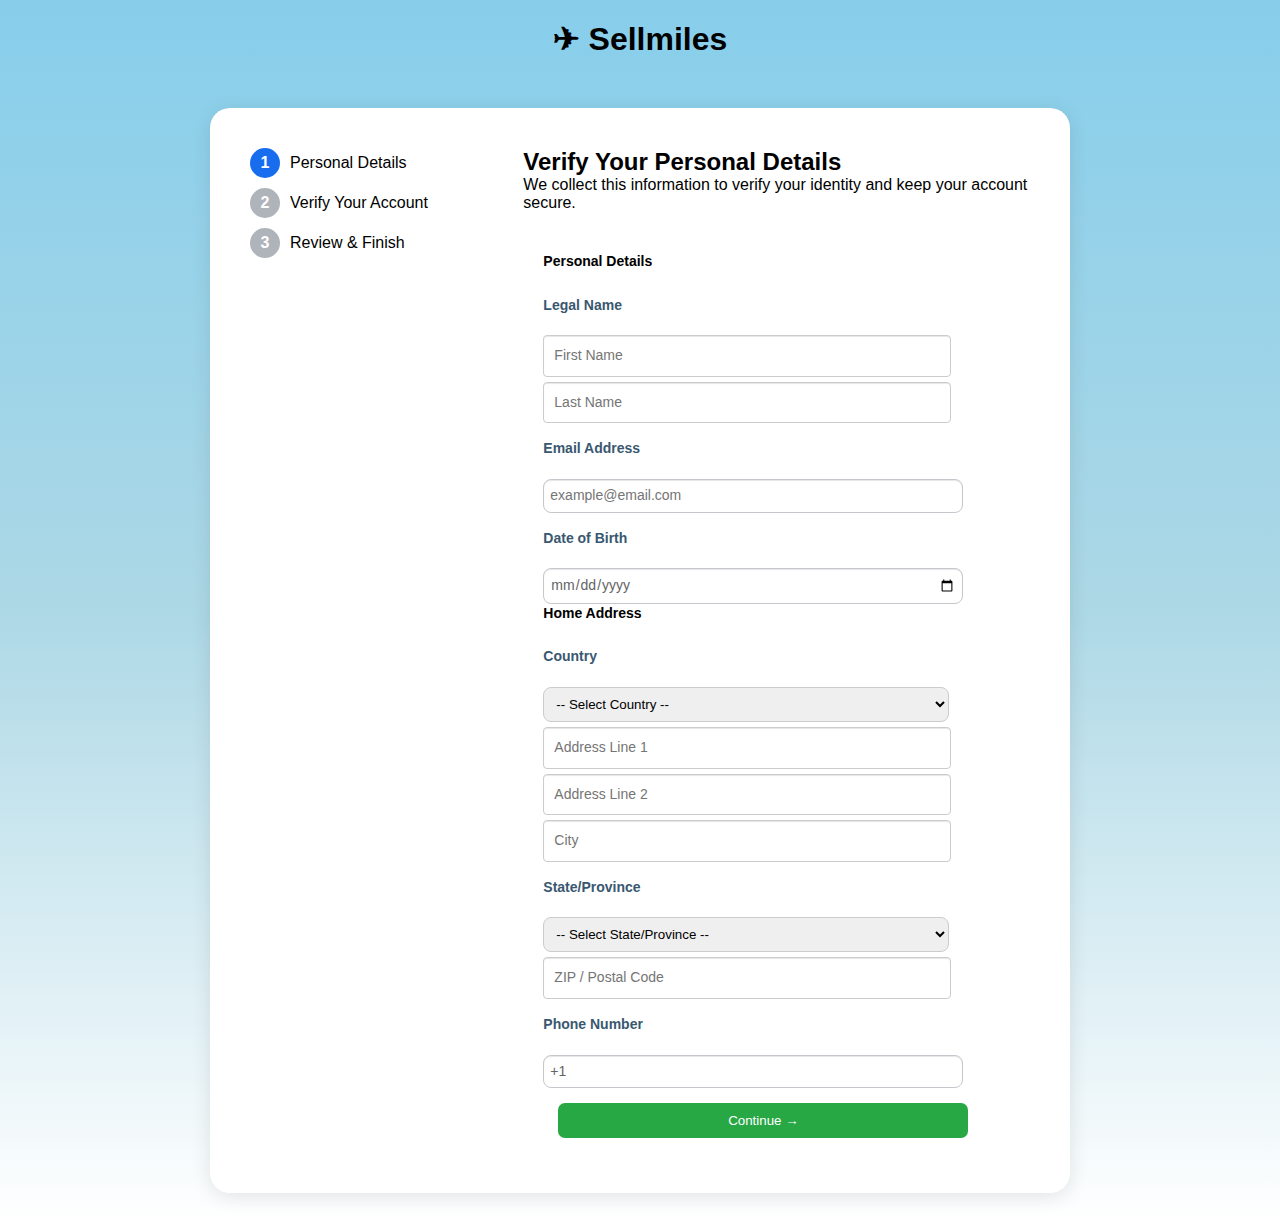
<file: index.html>
<!DOCTYPE html>
<html lang="en">

<head>
    <meta charset="UTF-8">
    <meta name="viewport" content="width=device-width, initial-scale=1.0">
    <title>Multi-Step Form UI</title>
    <link rel="stylesheet" href="./css/styles.css">
        
</head>

<body>
    <header>
        <h1>&#9992; Sellmiles</h1>
    </header>

    <section class="container">
        <section class="group-container">
            <!-- Sidebar Steps -->
            <div class="col-1-3">
                <ul class="listes">
                    <li class="liste">
                        <div class="number one">1</div>
                        <div class="info"><a href="./index.html">Personal Details</a></div>
                    </li>
                    <li class="liste">
                        <div class="number">2</div>
                        <div class="info"><a href="./verify.html">Verify Your Account</a></div>
                    </li>
                    <li class="liste">
                        <div class="number">3</div>
                        <div class="info"><a href="./review.html">Review & Finish</a></div>
                    </li>
                </ul>
            </div>

            <!-- Main Form Section -->
            <div class="col-2-3">
                <div class="head">
                    <h2>Verify Your Personal Details</h2>
                    <p>We collect this information to verify your identity and keep your account secure.</p>
                </div>

                <form class="account" action="./verify.html" method="post">
                    <fieldset>
                        <legend>Personal Details</legend>

                        <label for="first-name">Legal Name</label>
                        <div >
                            <input type="text" id="first-name" name="first_name" placeholder="First Name" required>
                            <input type="text" id="last-name" name="last_name" placeholder="Last Name" required>
                        </div>

                        <label for="email-address">Email Address</label>
                        <input type="email" id="email-address" name="email" placeholder="example@email.com" required>

                        <label for="dob">Date of Birth</label>
                        <input type="date" id="dob" name="dob" required>

                        <fieldset>
                            <legend>Home Address</legend>

                            <label for="country-select">Country</label>
                            <select id="country-select" name="country" required>
                                <option value="">-- Select Country --</option>
                                <option value="US">United States</option>
                                <option value="CA">Canada</option>
                                <option value="GB">United Kingdom</option>
                                <option value="AU">Australia</option>
                                <option value="DE">Germany</option>
                                <option value="FR">France</option>
                                <option value="JP">Japan</option>
                                <option value="IN">India</option>
                                <option value="CN">China</option>
                                <option value="BR">Brazil</option>
                                <option value="ZA">South Africa</option>
                                <option value="MX">Mexico</option>
                                <option value="RU">Russia</option>
                                <option value="NG">Nigeria</option>
                                <option value="IT">Italy</option>
                                <option value="ES">Spain</option>
                                <option value="KR">South Korea</option>
                                <option value="SE">Sweden</option>
                                <option value="NO">Norway</option>
                                <option value="FI">Finland</option>
                                <option value="NZ">New Zealand</option>
                                <option value="IE">Ireland</option>
                            </select>
                            <input type="text" name="address_line1" placeholder="Address Line 1" required>
                            <input type="text" name="address_line2" placeholder="Address Line 2">
                            <input type="text" name="city" placeholder="City" required>
                            <label for="state">State/Province</label>
                            <select id="state" name="state" required>
                                <option value="">-- Select State/Province --</option>
                                <option value="AL">Alabama</option>
                                <option value="AK">Alaska</option>
                                <option value="AZ">Arizona</option>
                                <option value="AR">Arkansas</option>
                                <option value="CA">California</option>
                                <option value="CO">Colorado</option>
                                <option value="CT">Connecticut</option>
                                <option value="DE">Delaware</option>
                                <option value="FL">Florida</option>
                                <option value="GA">Georgia</option>
                                <option value="HI">Hawaii</option>
                                <option value="ID">Idaho</option>
                                <option value="IL">Illinois</option>
                                <option value="IN">Indiana</option>
                                <option value="IA">Iowa</option>
                                <option value="KS">Kansas</option>
                                <option value="KY">Kentucky</option>
                                <option value="LA">Louisiana</option>
                                <option value="ME">Maine</option>
                                <option value="MD">Maryland</option>
                                <option value="MA">Massachusetts</option>
                                <option value="MI">Michigan</option>
                                <option value="MN">Minnesota</option>
                                <option value="MS">Mississippi</option>
                                <option value="MO">Missouri</option>
                                <option value="MT">Montana</option>
                                <option value="NE">Nebraska</option>
                                <option value="NV">Nevada</option>
                                <option value="NH">New Hampshire</option>
                                <option value="NJ">New Jersey</option>
                                <option value="NM">New Mexico</option>
                                <option value="NY">New York</option>
                                <option value="NC">North Carolina</option>
                                <option value="ND">North Dakota</option>
                                <option value="OH">Ohio</option>
                                <option value="OK">Oklahoma</option>
                                <option value="OR">Oregon</option>
                                <option value="PA">Pennsylvania</option>
                                <option value="RI">Rhode Island</option>
                                <option value="SC">South Carolina</option>
                                <option value="SD">South Dakota</option>
                                <option value="TN">Tennessee</option>
                                <option value="TX">Texas</option>
                                <option value="UT">Utah</option>
                                <option value="VT">Vermont</option>
                                <option value="VA">Virginia</option>
                                <option value="WA">Washington</option>
                                <option value="WV">West Virginia</option>
                                <option value="WI">Wisconsin</option>
                                <option value="WY">Wyoming</option>
                            </select>

                            <input type="text" name="zip" placeholder="ZIP / Postal Code" required>
                        </fieldset>

                        <label for="phone-number">Phone Number</label>
                        <input type="tel" id="phone-number" name="phone" placeholder="234 567 890" required value="+1 "
                            onfocus="this.value = this.value.trim()">

                        <script>
                            document.getElementById('phone-number').addEventListener('input', function () {
                                if (!this.value.startsWith('+1 |')) {
                                    this.value = '+1 | ' + this.value.replace('+1 | ', '');
                                }
                            });
                        </script>
                    </fieldset>

                    <a href="./verify.html"><button type="submit">Continue &rarr;</button></a>
                </form>
            </div>
        </section>
    </section>
</body>

</html>
</file>
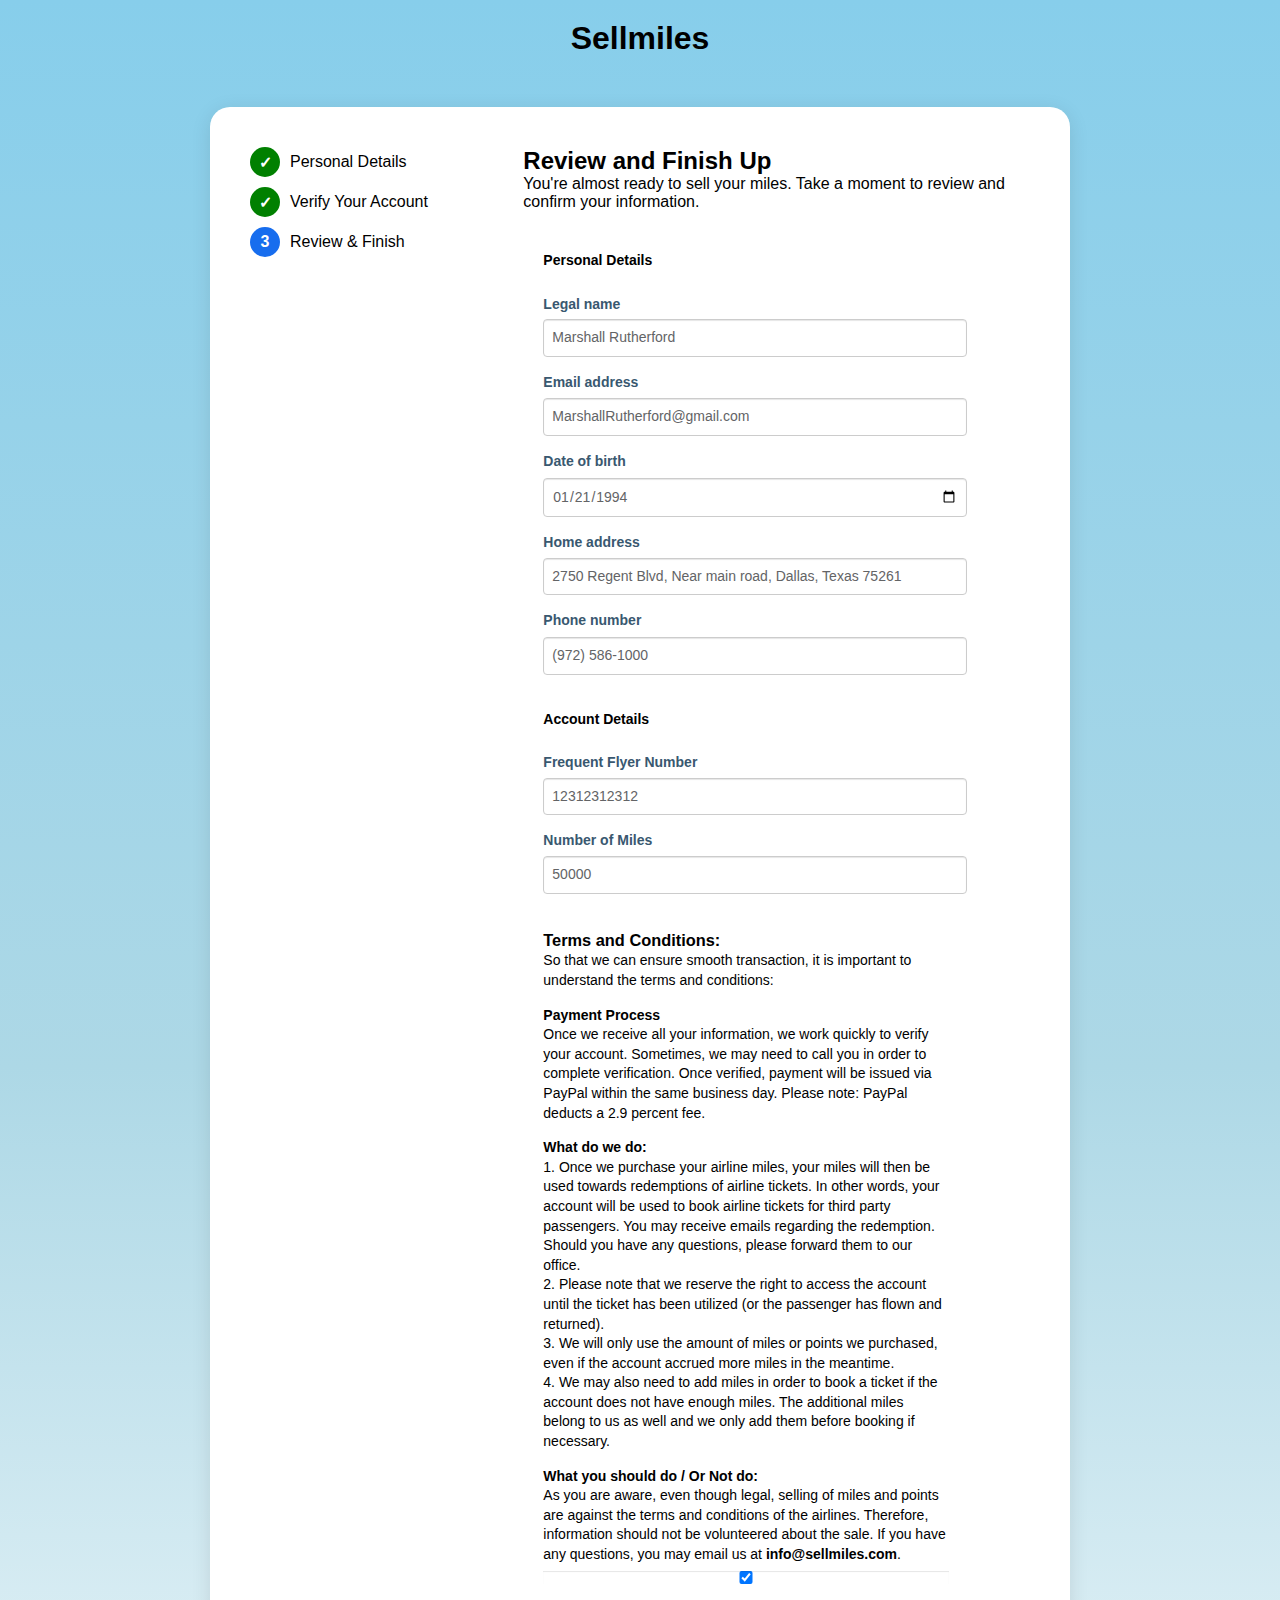
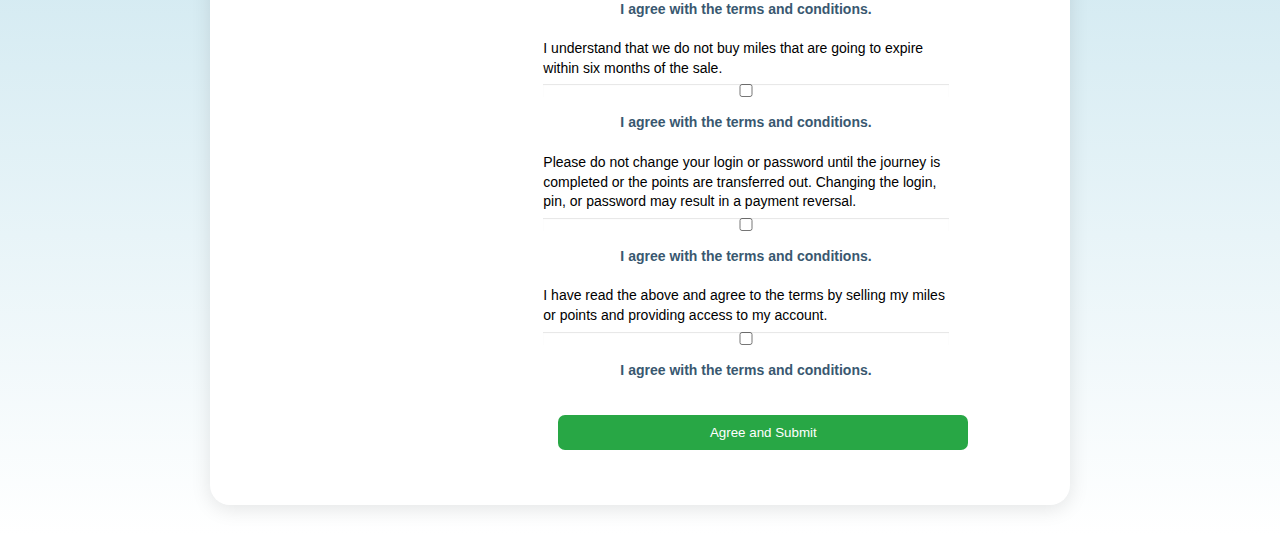
<file: review.html>
<!DOCTYPE html>
<html lang="en">

<head>
    <meta charset="UTF-8">
    <meta name="viewport" content="width=device-width, initial-scale=1.0">
    <title>Review and Finish Up</title>
    <link rel="stylesheet" href="./css/styles.css">
        
</head>

<body>
    <header>
        <h1>Sellmiles</h1>
    </header>

    <section class="container">
        <section class="group-container">
            <!-- Sidebar Steps -->
            <div class="col-1-3">
                <ul class="listes">
                    <li class="liste ">
                        <div class="number two">✓</div>
                        <div class="info"><a href="./index.html">Personal Details</a></div>
                    </li>
                    <li class="liste">
                        <div class="number two">✓</div>
                        <div class="info"><a href="./verify.html">Verify Your Account</a></div>
                    </li>
                    <li class="liste">
                        <div class="number one">3</div>
                        <div class="info"><a href="./review.html">Review & Finish</a></div>
                    </li>
                </ul>
            </div>

            <!-- Main Review Section -->
            <div class="col-2-3">
                <div class="head">
                    <h2>Review and Finish Up</h2>
                    <p>You're almost ready to sell your miles. Take a moment to review and confirm your information.</p>
                </div>

                <form class="account" action="#" method="post">
                    <div class="details">
                        <fieldset>
                            <legend>Personal Details</legend>
                            <label for="legal-name">
                                Legal name
                                <input type="text" id="legal-name" name="legal_name" value="Marshall Rutherford" required>
                            </label>

                            <label for="email">
                                Email address
                                <input type="email" id="email" name="email" value="MarshallRutherford@gmail.com" required>
                            </label>

                            <label for="dob">
                                Date of birth
                                <input type="date" id="dob" name="dob" value="1994-01-21" required>
                            </label>

                            <label for="address">
                                Home address
                                <input type="text" id="address" name="address" value="2750 Regent Blvd, Near main road, Dallas, Texas 75261" required>
                            </label>

                            <label for="phone">
                                Phone number
                                <input type="tel" id="phone" name="phone" value="(972) 586-1000" required>
                            </label>
                        </fieldset>
                    </div>

                    <div class="details">
                        <fieldset>
                            <legend>Account Details</legend>
                            <label for="frequent-flyer">
                                Frequent Flyer Number
                                <input type="text" id="frequent-flyer" name="frequent_flyer" value="12312312312" required>
                            </label>

                            <label for="miles">
                                Number of Miles
                                <input type="number" id="miles" name="miles" value="50000" required>
                            </label>
                        </fieldset>
                    </div>

                    <div class="terms">
                        <h3>Terms and Conditions:</h3>
                        <p>So that we can ensure smooth transaction, it is important to understand the terms and conditions:</p>
                        <div>
                            <h4>Payment Process</h4>
                            <p>Once we receive all your information, we work quickly to verify your account. Sometimes, we may need to call you in order to complete verification. Once verified, payment will be issued via PayPal within the same business day. Please note: PayPal deducts a 2.9 percent fee.</p>
                        </div>
                        <div>
                            <h4>What do we do:</h4>
                            <p>1. Once we purchase your airline miles, your miles will then be used towards redemptions of airline tickets. In other words, your account will be used to book airline tickets for third party passengers. You may receive emails regarding the redemption. Should you have any questions, please forward them to our office.</p>
                            <p>2. Please note that we reserve the right to access the account until the ticket has been utilized (or the passenger has flown and returned).</p>
                            <p>3. We will only use the amount of miles or points we purchased, even if the account accrued more miles in the meantime.</p>
                            <p>4. We may also need to add miles in order to book a ticket if the account does not have enough miles. The additional miles belong to us as well and we only add them before booking if necessary.</p>
                        </div>
                        <div>
                            <h4>What you should do / Or Not do:</h4>
                            <p>As you are aware, even though legal, selling of miles and points are against the terms and conditions of the airlines. Therefore, information should not be volunteered about the sale. If you have any questions, you may email us at <strong>info@sellmiles.com</strong>.</p>
                            <div class="checkbox-group">
                                <input type="checkbox" id="agree-terms" name="terms" checked>
                                <label for="agree-terms">I agree with the terms and conditions.</label>
                            </div>
                            <p>I understand that we do not buy miles that are going to expire within six months of the sale.</p>
                            <div class="checkbox-group box">
                                <input type="checkbox" id="no-expiring-miles" name="no-expiring-miles" required>
                                <label for="no-expiring-miles">I agree with the terms and conditions.</label>
                            </div>
                            <p>Please do not change your login or password until the journey is completed or the points are transferred out. Changing the login, pin, or password may result in a payment reversal.</p>
                            <div class="checkbox-group box">
                                <input type="checkbox" id="do-not-change-login" name="do-not-change-login" required>
                                <label for="do-not-change-login">I agree with the terms and conditions.</label>
                            </div>
                            <p>I have read the above and agree to the terms by selling my miles or points and providing access to my account.</p>
                            <div class="checkbox-group box">
                                <input type="checkbox" id="read-terms" name="read-terms" required>
                                <label for="read-terms">I agree with the terms and conditions.</label>
                            </div>
                        </div>
                    </div>

                    <button type="submit">Agree and Submit</button>
                </form>
            </div>
        </section>
    </section>
</body>

</html>
</file>
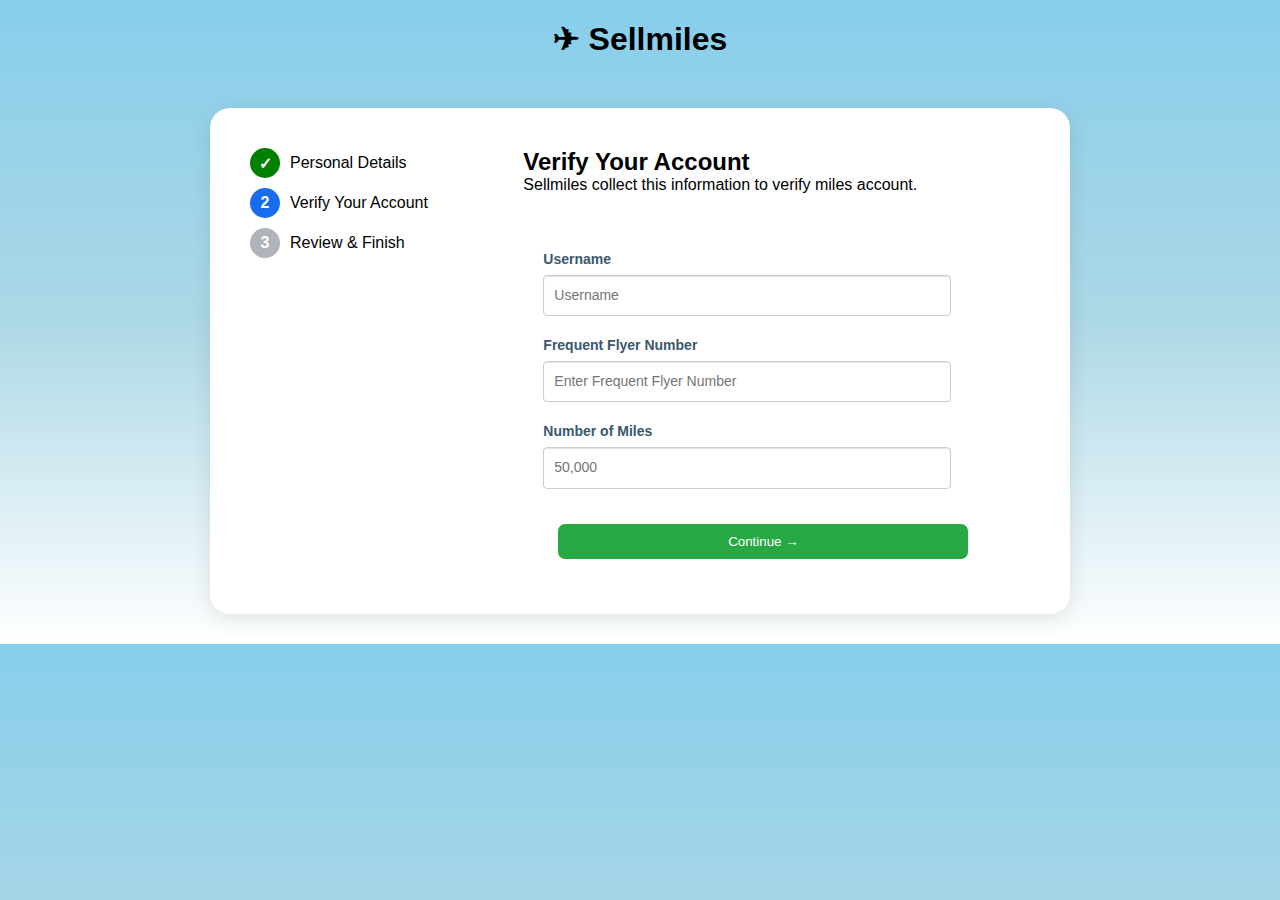
<file: verify.html>
<!DOCTYPE html>
<html lang="en">

<head>
    <meta charset="UTF-8">
    <meta name="viewport" content="width=device-width, initial-scale=1.0">
    <title>Multi-Step Form UI</title>
    <link rel="stylesheet" href="./css/styles.css">
    
</head>

<body>
    <header>
        <h1>&#9992; Sellmiles</h1>
    </header>

    <section class="container">
        <section class="group-container">
            <!-- Sidebar Steps -->
            <div class="col-1-3">
                <ul class="listes">
                    <li class="liste">
                        <div class="number two">✓</div>
                        <div class="info"><a href="./index.html">Personal Details</a></div>
                    </li>
                    <li class="liste">
                        <div class="number one">2</div>
                        <div class="info"><a href="./verify.html">Verify Your Account</a></div>
                    </li>
                    <li class="liste">
                        <div class="number">3</div>
                        <div class="info"><a href="./review.html">Review & Finish</a></div>
                    </li>
                </ul>
            </div>

            <!-- Main Form Section -->
            <div class="col-2-3">
                <div class="head">
                    <h2>Verify Your Account</h2>
                    <p>Sellmiles collect this information to verify miles account.</p>
                </div>

                <form class="account" action="./review.html" method="post">
                    <fieldset>
                        <label for="username">
                            Username
                            <input type="text" name="username" placeholder="Username" required>
                        </label>
                        <label for="frequent">
                            Frequent Flyer Number
                            <input type="text" name="frequent_flyer_number" placeholder="Enter Frequent Flyer Number" required>
                        </label>
                        <label for="miles">
                            Number of Miles
                            <input type="number" name="miles" placeholder="50,000" required>
                        </label>
                    </fieldset>

                    <button type="submit">Continue &rarr;</button>
                </form>
            </div>
        </section>
    </section>
</body>

</html>
</file>
<file: css/styles.css>
* {
        margin: 0;
        padding: 0;
    }
    body {
            font-family: Arial, sans-serif;
            background: #add8e6;
            background-image: linear-gradient(to bottom, #87CEEB, #add8e6, white);
    }
    
    ol,
    ul {
        list-style: none;
    }
    .number {
    width: 30px;
    height: 30px;
    border-radius: 50%;
    background-color: #afb4ba;
    color: white;
    display: flex;
    justify-content: center;
    align-items: center;
    margin-right: 10px;
    }
    .one{
        background-color: rgb(23, 109, 238);
    }
    .liste {
            display: flex;
            align-items: center;
            margin-bottom: 15px;
    }
    .container {
    max-width: 800px;  
    margin: 0 auto;  
    padding: 30px;
    background: #ffffff;
    border-radius: 20px;
    box-shadow: 0 4px 20px rgba(0, 0, 0, 0.1);
    text-align: center;
    height: 100%; 
    margin-bottom: 30px;
    }
     .col-1-3 {
        width: 30%;
        text-align: left;
    }
    
    .col-2-3 {
        width: 60%;
        text-align: left;
    }
    
    .col-1-3,
    .col-2-3 {
        display: inline-block;
        vertical-align: top;
    }
    .col-1-3,
    .col-2-3 {
        padding: 15px 5px 15px 0;
    }
    form {
  border: 1px solid #c6c7cc;
  border-radius: 5px;
  font: 14px/1.4 "Helvetica Neue", Helvetica, Arial, sans-serif;
  overflow: hidden;
  width: 80%;
}
fieldset {
  border: 0;
  margin: 0;
  padding: 0;
}
input {
  border-radius: 5px;
  font: 14px/1.4 "Helvetica Neue", Helvetica, Arial, sans-serif;
  margin: 0;
}
.account {
  padding: 20px 20px 0 20px;
}
.account label {
  color: #395870;
  display: block;
  font-weight: bold;
  margin-bottom: 20px;
}
.account input {
  background: #fff;
  border: 1px solid #c6c7cc;
   box-shadow: inset 0 1px 1px rgba(0, 0, 0, .1);
  color: #636466;
  padding: 6px;
  margin-top: 6px;
  width: 100%;
}
div{
    border: 0;
  margin: 0;
  padding: 0;
}
form {
    border: none;
}
h1{
    text-align: center;
    margin: 20px 20px 50px 20px;
}
/* Remove fieldset default border */
        fieldset {
            border: none;
            margin: 0;
            padding: 0;
        }

        legend {
            font-weight: bold;
            font: size 14px;
            margin-bottom: 0.5rem;
        }

        .name-fields {
            display: flex;
            gap: 0.5rem;
        }

        label {
            display: block;
            margin-top: 1rem;
            font-weight: 500;
        }

        input,
        select {
            display: block;
            width: 100%;
            margin-top: 0.3rem;
            padding: 0.5rem;
            border-radius: 0.5rem;
            border: 1px solid #ccc;
        }

        .listes {
            list-style: none;
            padding: 0;
        }
        .liste {
            margin-bottom: 15px;
            cursor: pointer;
        }
        .number {
            font-weight: bold;
            margin-right: 10px;
        }
        .head {
            margin-bottom: 20px;
        }
        input[type="text"], input[type="number"] {
            width: calc(100% - 20px);
            padding: 10px;
            margin-top: 5px;
            border: 1px solid #ccc;
            border-radius: 4px;
        }
        
        .two{
          background-color: green;
        }
        
        .group-container {
            display: flex;
        }
        .col-1-3, .col-2-3 {
            padding: 10px;
        }
        .col-1-3 {
            flex: 1;
        }
        .col-2-3 {
            flex: 2;
        }
        .listes {
            list-style: none;
            padding: 0;
        }
        .liste {
            margin-bottom: 10px;
        }
        .head {
            margin-bottom: 20px;
        }
        .details {
            margin-bottom: 20px;
        }
        .details label {
            display: block;
            margin-bottom: 5px;
            font-weight: bold;
        }
        .details input {
            width: 100%;
            padding: 8px;
            margin-bottom: 15px;
            border: 1px solid #ccc;
            border-radius: 4px;
        }
        .terms {
            margin-bottom: 20px;
        }
        .terms h4 {
            margin-top: 15px;
        }
        button {
            background-color: #28a745;
            color: white;
            padding: 10px 15px;
            border: none;
            border-radius: 7px;
            cursor: pointer;
            width: 410px;
            margin: 15px;
        }
        button:hover {
            background-color: #218838;
        }
        .email-info{
            border: auto;
            padding: 10px;
        }
        .checkbox-group{
            text-align: center;
        }
        a{
            text-decoration: none;
            color: black;
        }
</file>
